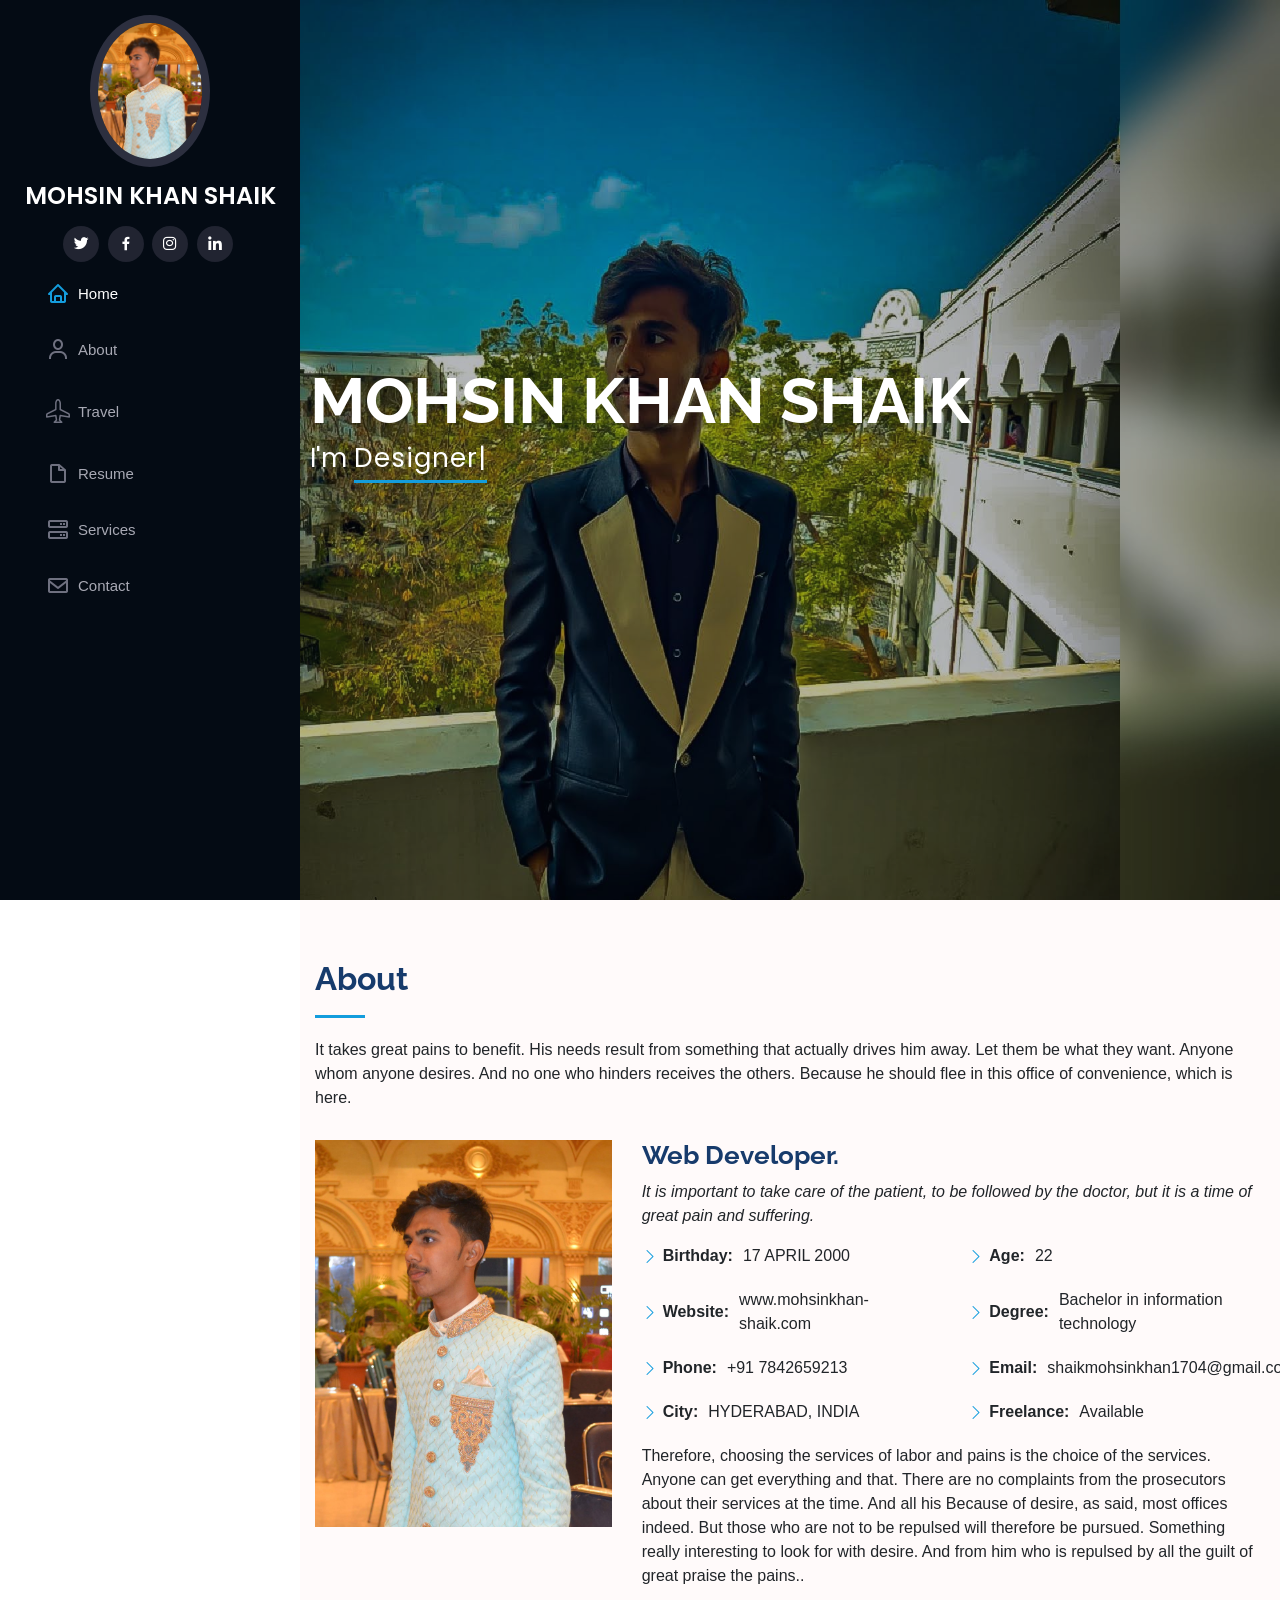
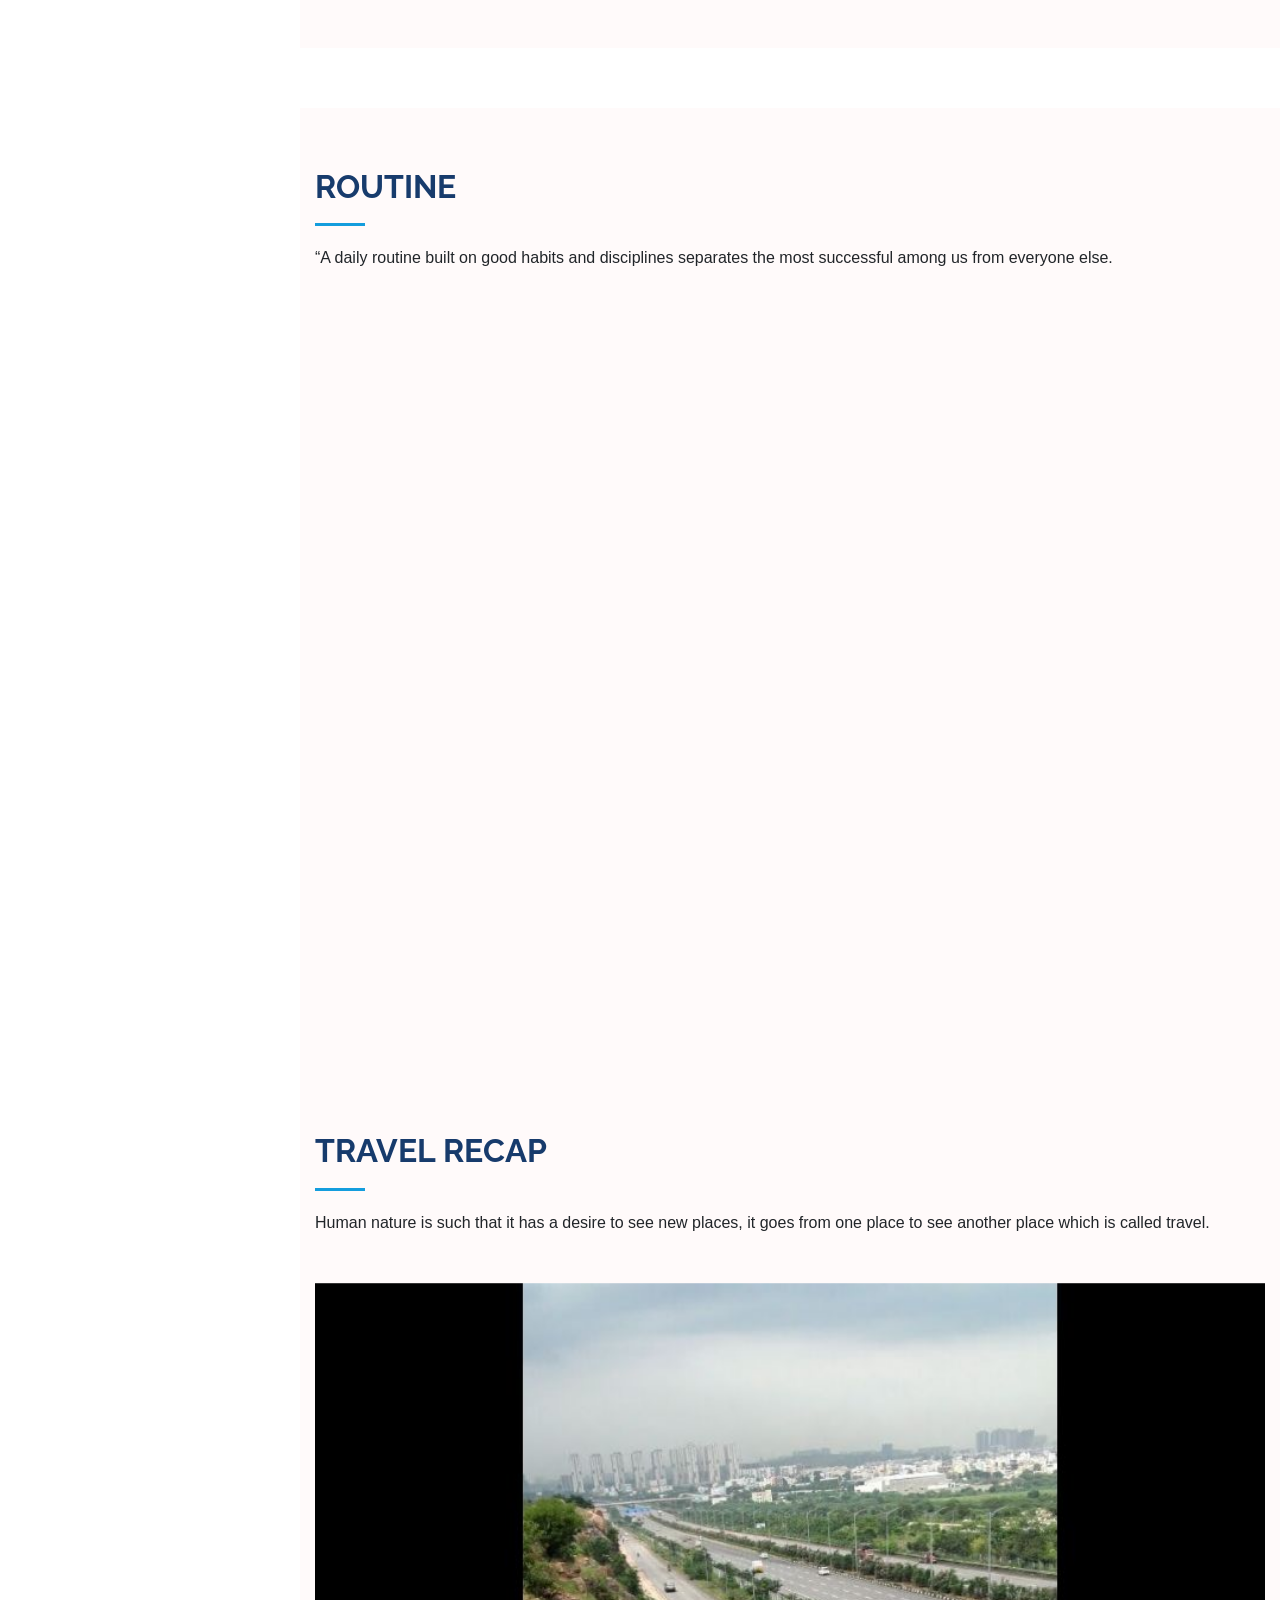
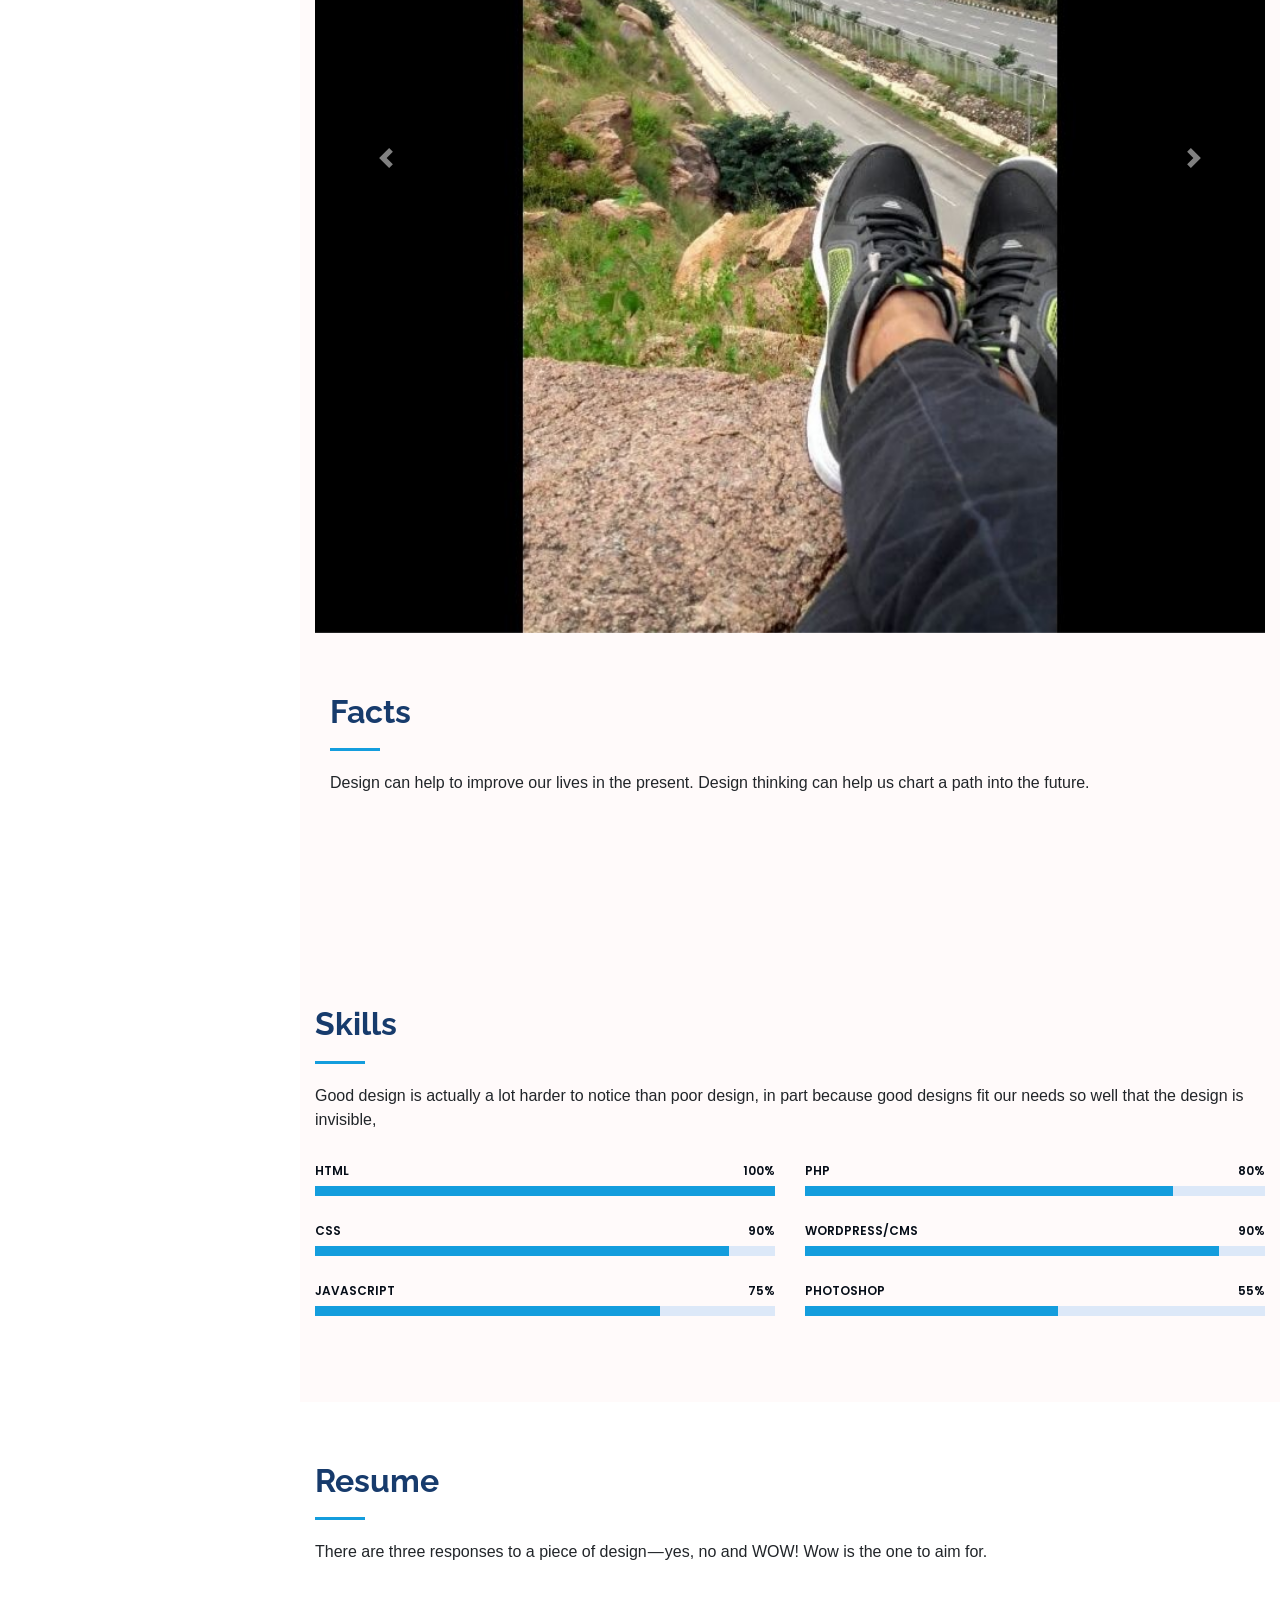
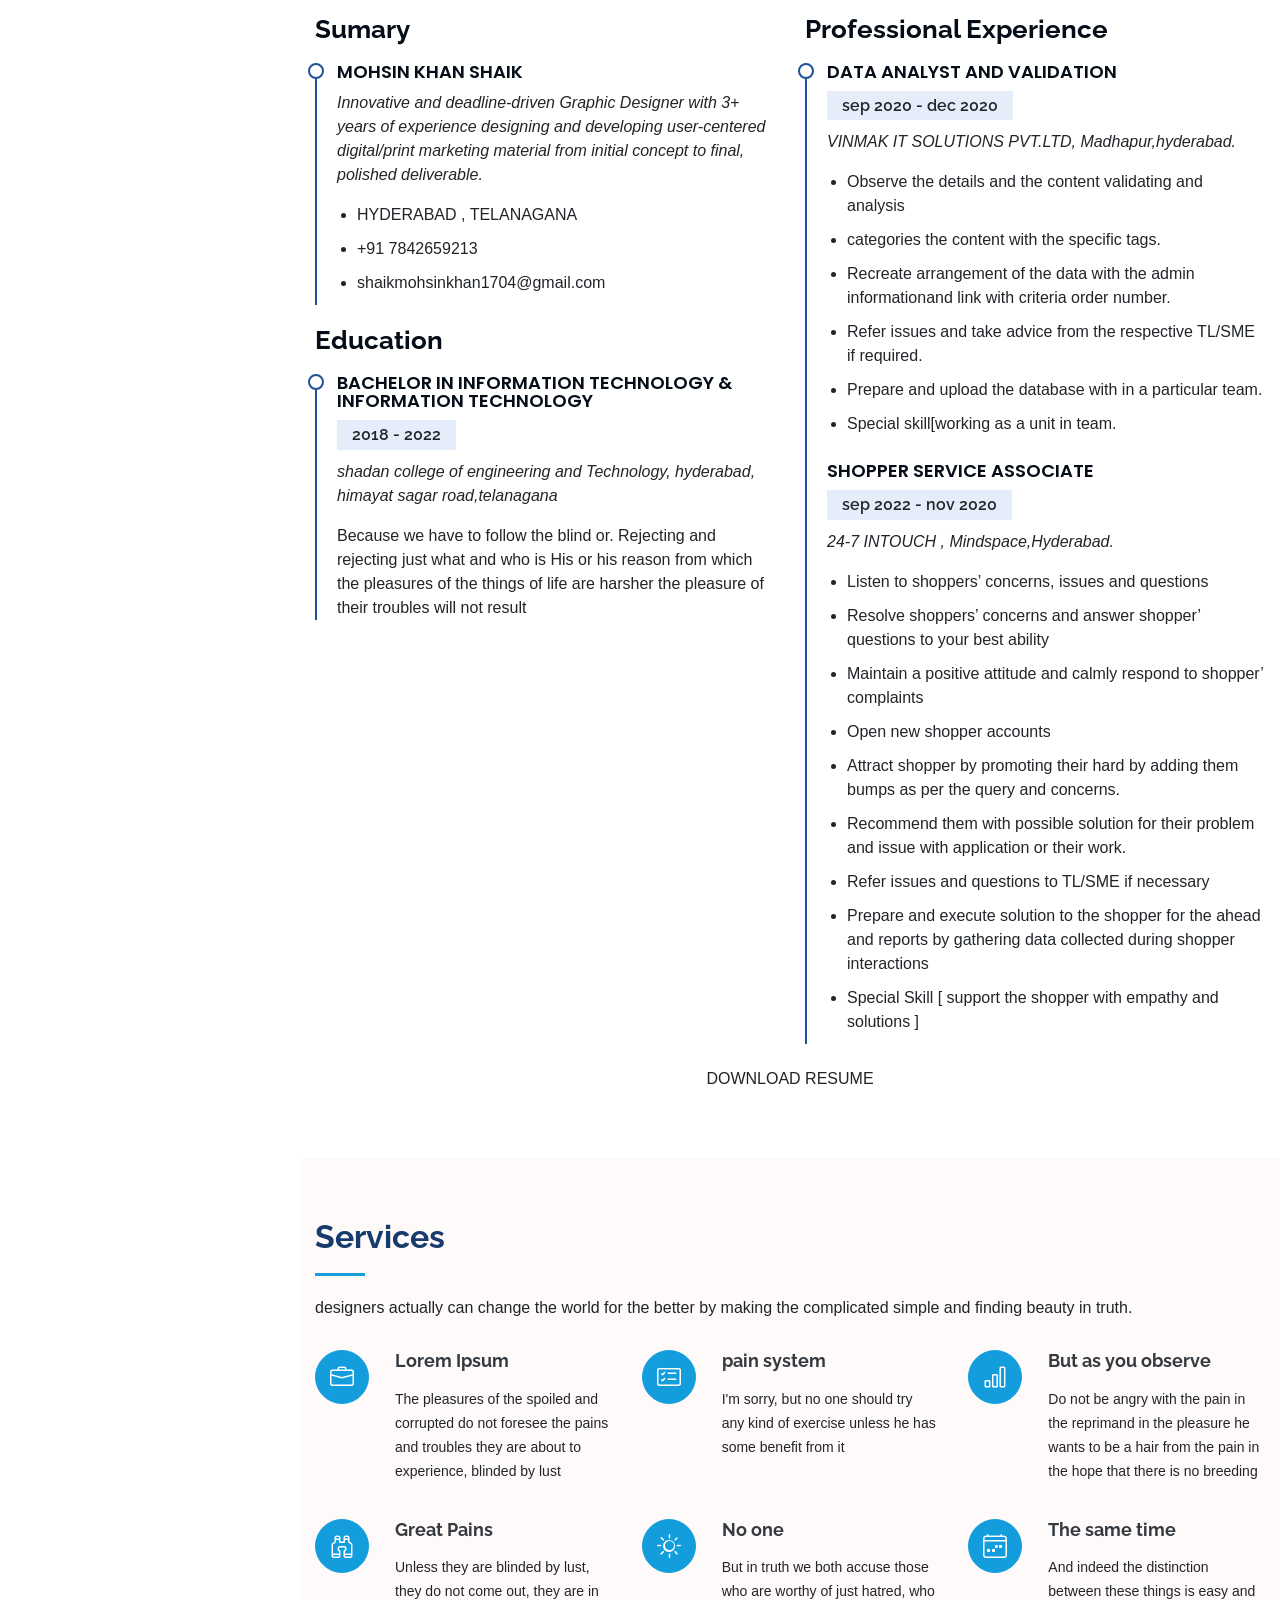
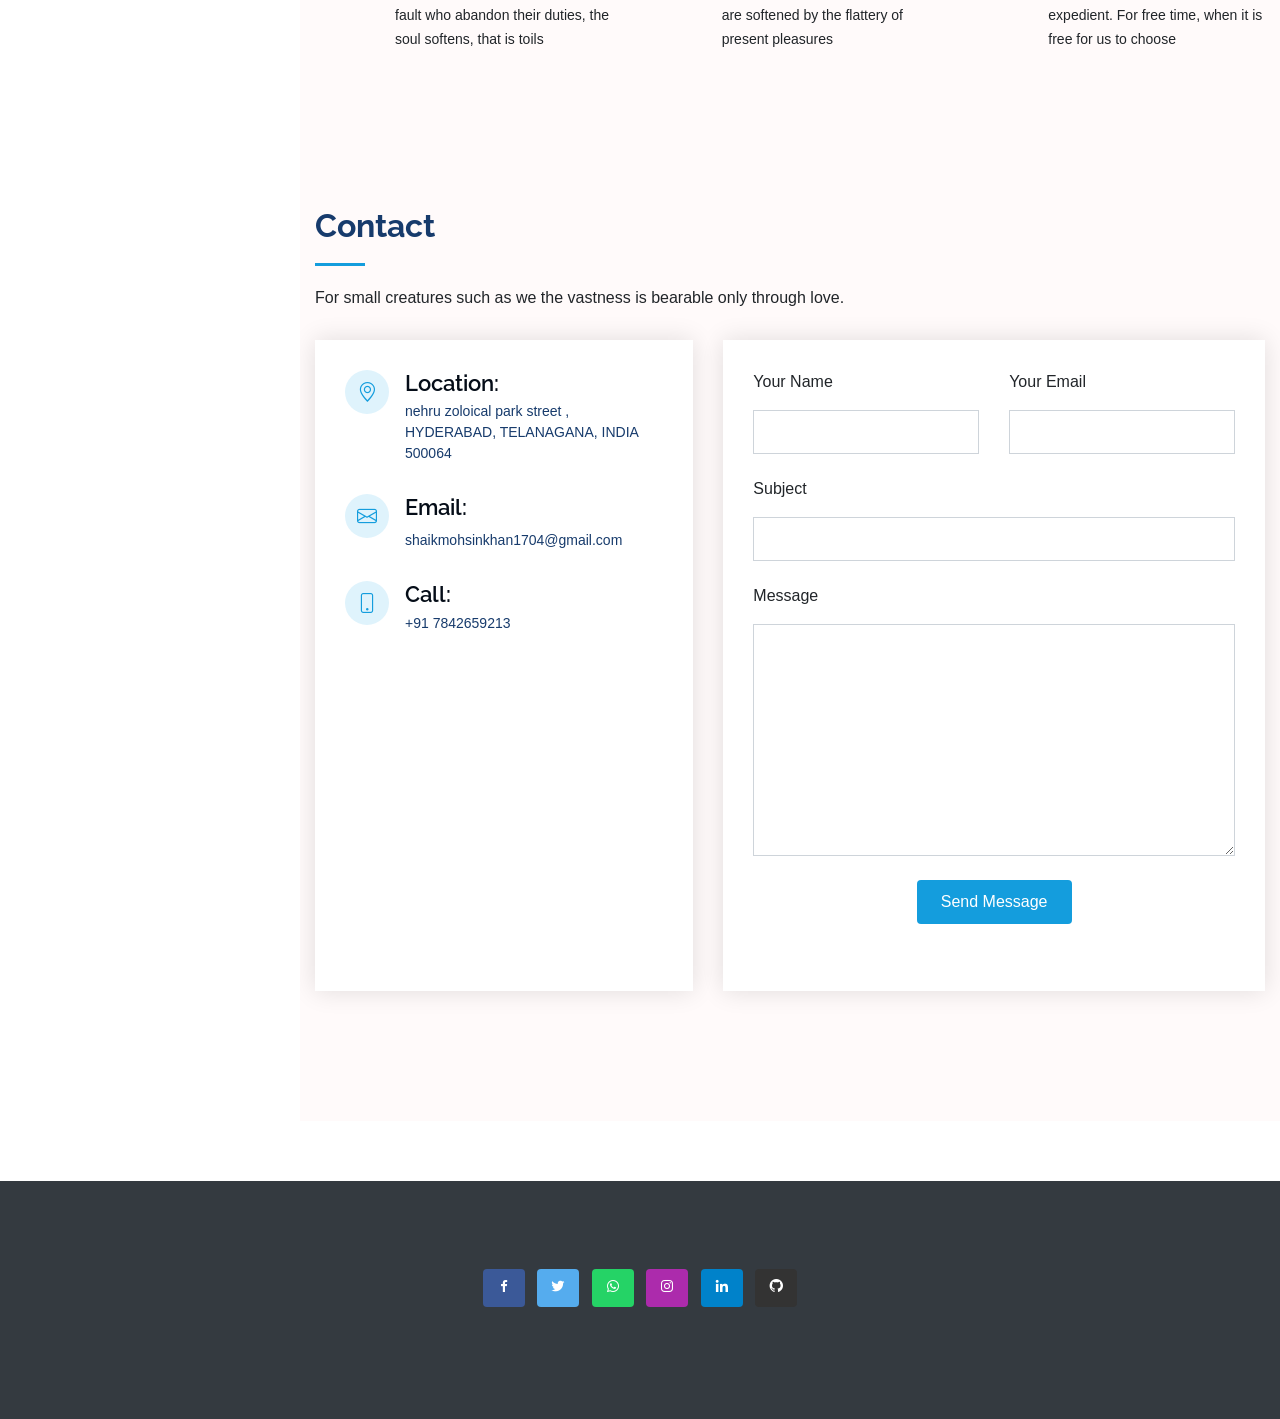
<file: index.html>
<!DOCTYPE html>
<html lang="en">

<head>
  <meta charset="utf-8">
  <meta content="width=device-width, initial-scale=1.0" name="viewport">

  <title>Mohsin Khan Shaik</title>
  <meta content="" name="description">
  <meta content="" name="keywords">
 

  <!-- Favicons -->
  <link href="assets/img/favicon.png" rel="icon">
  <link href="assets/img/apple-touch-icon.png" rel="apple-touch-icon">

  <!-- Google Fonts -->
  <link href="https://fonts.googleapis.com/css?family=Open+Sans:300,300i,400,400i,600,600i,700,700i|Raleway:300,300i,400,400i,500,500i,600,600i,700,700i|Poppins:300,300i,400,400i,500,500i,600,600i,700,700i" rel="stylesheet">

  <!-- Vendor CSS Files -->
  <link href="assets/vendor/aos/aos.css" rel="stylesheet">
  <link href="assets/vendor/bootstrap/css/bootstrap.min.css" rel="stylesheet">
  <link href="assets/vendor/bootstrap-icons/bootstrap-icons.css" rel="stylesheet">
  <link href="assets/vendor/boxicons/css/boxicons.min.css" rel="stylesheet">
  <link href="assets/vendor/glightbox/css/glightbox.min.css" rel="stylesheet">
  <link href="assets/vendor/swiper/swiper-bundle.min.css" rel="stylesheet">
  <link href="https://cdn.jsdelivr.net/npm/bootstrap@5.3.0-alpha1/dist/css/bootstrap.min.css" rel="stylesheet" integrity="sha384-GLhlTQ8iRABdZLl6O3oVMWSktQOp6b7In1Zl3/Jr59b6EGGoI1aFkw7cmDA6j6gD" crossorigin="anonymous">


  <!-- Template Main CSS File -->
  <link href="assets/css/style.css" rel="stylesheet">

  <link rel="stylesheet" href="https://stackpath.bootstrapcdn.com/bootstrap/4.3.1/css/bootstrap.min.css" integrity="sha384-ggOyR0iXCbMQv3Xipma34MD+dH/1fQ784/j6cY/iJTQUOhcWr7x9JvoRxT2MZw1T" crossorigin="anonymous">

<script src="https://cdn.jsdelivr.net/npm/bootstrap@5.3.0-alpha1/dist/js/bootstrap.bundle.min.js" integrity="sha384-w76AqPfDkMBDXo30jS1Sgez6pr3x5MlQ1ZAGC+nuZB+EYdgRZgiwxhTBTkF7CXvN" crossorigin="anonymous"></script>
</head>

<body oncontextmenu="return false;">

  <script src="https://code.jquery.com/jquery-3.3.1.slim.min.js" integrity="sha384-q8i/X+965DzO0rT7abK41JStQIAqVgRVzpbzo5smXKp4YfRvH+8abtTE1Pi6jizo" crossorigin="anonymous"></script>
  <script src="https://cdnjs.cloudflare.com/ajax/libs/popper.js/1.14.7/umd/popper.min.js" integrity="sha384-UO2eT0CpHqdSJQ6hJty5KVphtPhzWj9WO1clHTMGa3JDZwrnQq4sF86dIHNDz0W1" crossorigin="anonymous"></script>
  <script src="https://stackpath.bootstrapcdn.com/bootstrap/4.3.1/js/bootstrap.min.js" integrity="sha384-JjSmVgyd0p3pXB1rRibZUAYoIIy6OrQ6VrjIEaFf/nJGzIxFDsf4x0xIM+B07jRM" crossorigin="anonymous"></script>


  <!-- ======= Mobile nav toggle button ======= -->
  <i class="bi bi-list mobile-nav-toggle d-xl-none"></i>

  <!-- ======= Header ======= -->
  <header id="header">
    <div class="d-flex flex-column">

      <div class="profile">
        <img src="assets/img/profile-img.jpg" alt="" class="img-fluid rounded-circle">
        <h1 class="text-light"><a href="index.html">MOHSIN KHAN SHAIK</a></h1>
        <div class="social-links mt-3 text-center">
          <a href="https://twitter.com/MohsinKhanShai5" class="twitter"><i class="bx bxl-twitter"></i></a>
          <a href="https://www.facebook.com/profile.php?id=100086325826120" class="facebook"><i class="bx bxl-facebook"></i></a>
          <a href="https://www.instagram.com/mohsin_khan_shaik/" class="instagram"><i class="bx bxl-instagram"></i></a>
          <a href="https://www.linkedin.com/in/mohsin-khan-shaik-972817213/" class="linkedin"><i class="bx bxl-linkedin"></i></a>
        </div>
      </div>

      <nav id="navbar" class="nav-menu navbar">
        <ul>
          <li><a href="#hero" class="nav-link scrollto active"><i class="bx bx-home"></i> <span>Home</span></a></li>
          <li><a href="#about" class="nav-link scrollto"><i class="bx bx-user"></i> <span>About</span></a></li>
          <li><a href="#Travel" class="nav-link scrollto"><i class="bi bi-airplane"></i> <span>Travel</span></a></li>
          <li><a href="#resume" class="nav-link scrollto"><i class="bx bx-file-blank"></i> <span>Resume</span></a></li>
          <li><a href="#services" class="nav-link scrollto"><i class="bx bx-server"></i> <span>Services</span></a></li>
          <li><a href="#contact" class="nav-link scrollto"><i class="bx bx-envelope"></i> <span>Contact</span></a></li>
        </ul>
      </nav><!-- .nav-menu -->
    </div>
  </header><!-- End Header -->

  <!-- ======= Hero Section ======= -->
  <section id="hero" class="d-flex flex-column justify-content-center align-items-center">
    <div class="hero-container" data-aos="fade-in">
      <h1>MOHSIN KHAN SHAIK</h1>
      <p>I'm <span class="typed" data-typed-items="Designer, Developer, Freelancer, Photographer"></span></p>
    </div>
  </section><!-- End Hero -->

  <main id="main">

    <!-- ======= About Section ======= -->
    <section id="about" class="about">
      <div class="container">

        <div class="section-title">
          <h2>About</h2>
          <p>It takes great pains to benefit. His needs result from something that actually drives him away. Let them be what they want. Anyone whom anyone desires. And no one who hinders receives the others. Because he should flee in this office of convenience, which is here.</p>
        </div>

        <div class="row">
          <div class="col-lg-4" data-aos="fade-right">
            <img src="assets/img/profile-img.jpg" class="img-fluid" alt="">
          </div>
          <div class="col-lg-8 pt-4 pt-lg-0 content" data-aos="fade-left">
            <h3> Web Developer.</h3>
            <p class="fst-italic">
              It is important to take care of the patient, to be followed by the doctor, but it is a time of great pain and suffering.</p>
            <div class="row">
              <div class="col-lg-6">
                <ul>
                  <li><i class="bi bi-chevron-right"></i> <strong>Birthday:</strong> <span>17 APRIL 2000</span></li>
                  <li><i class="bi bi-chevron-right"></i> <strong>Website:</strong> <span>www.mohsinkhan-shaik.com</span></li>
                  <li><i class="bi bi-chevron-right"></i> <strong>Phone:</strong> <span>+91 7842659213</span></li>
                  <li><i class="bi bi-chevron-right"></i> <strong>City:</strong> <span>HYDERABAD, INDIA</span></li>
                </ul>
              </div>
              <div class="col-lg-6">
                <ul>
                  <li><i class="bi bi-chevron-right"></i> <strong>Age:</strong> <span>22</span></li>
                  <li><i class="bi bi-chevron-right"></i> <strong>Degree:</strong> <span>Bachelor in information technology</span></li>
                  <li><i class="bi bi-chevron-right"></i> <strong>Email:</strong> <span>shaikmohsinkhan1704@gmail.com.com</span></li>
                  <li><i class="bi bi-chevron-right"></i> <strong>Freelance:</strong> <span>Available</span></li>
                </ul>
              </div>
            </div>
            <p>
              Therefore, choosing the services of labor and pains is the choice of the services. Anyone can get everything and that. There are no complaints from the prosecutors about their services at the time. And all his Because of desire, as said, most offices indeed. But those who are not to be repulsed will therefore be pursued. Something really interesting to look for with desire. And from him who is repulsed by all the guilt of great praise the pains..
            </p>
          </div>
        </div>

      </div>
    </section><!-- End About Section -->
    
     <!-- Routine Section -->
    <section class="myvideo" >
      <section id="Travel" class="Travel;">
        <div class="container">
  
          <div class="section-title">
            <h2>ROUTINE</h2>
            <p>“A daily routine built on good habits and disciplines separates the most successful among us from everyone else.</p>
            <div style="padding:75% 0 0 0;position:relative;"><iframe src="https://player.vimeo.com/video/805950996?h=3a05d787d0&amp;badge=0&amp;autopause=0&amp;player_id=0&amp;app_id=58479" frameborder="0" allow="autoplay; fullscreen; picture-in-picture" allowfullscreen style="position:absolute;top:0;left:0;width:100%;height:100%;" title="lv_0_20230308122010.mp4"></iframe></div><script src="https://player.vimeo.com/api/player.js"></script>
    </section>
    <!-- End ROUTINE Section -->
          
    <!-- travel recap Section -->
    <section id="Travel" class="Travel;">
      <div class="container">

        <div class="section-title">
          <h2>TRAVEL RECAP</h2>
          <p>Human nature is such that it has a desire to see new places, it goes from one place to see another place which is called travel.</p><br><br>
       <!-- Gallery -->
       <div id="carouselExampleFade" class="carousel slide carousel-fade" data-bs-ride="carousel">
        <div class="carousel-inner">
          <div class="carousel-item active">
            <img src="Travel/01.jpg" class="d-block w-100" alt="01">
          </div>
          <div class="carousel-item">
            <img src="Travel/02.jpg" class="d-block w-100" alt="02">
          </div>
          <div class="carousel-item">
            <img src="Travel/03.jpg" class="d-block w-100" alt="03">
          </div>
          <div class="carousel-item">
            <img src="Travel/04.jpg" class="d-block w-100" alt="03">
          </div>
          <div class="carousel-item">
            <img src="Travel/05.jpg" class="d-block w-100" alt="03">
          </div>
          <div class="carousel-item">
            <img src="Travel/06.jpg" class="d-block w-100" alt="03">
          </div>
          <div class="carousel-item">
            <img src="Travel/07.jpg" class="d-block w-100" alt="03">
          </div>
          <div class="carousel-item">
            <img src="Travel/08.jpg" class="d-block w-100" alt="03">
          </div>
          <div class="carousel-item">
            <img src="Travel/09.jpg" class="d-block w-100" alt="03">
          </div>
          <div class="carousel-item">
            <img src="Travel/10.jpg" class="d-block w-100" alt="03">
          </div>
          <div class="carousel-item">
            <img src="Travel/11.jpg" class="d-block w-100" alt="03">
          </div>
          <div class="carousel-item">
            <img src="Travel/12.jpg" class="d-block w-100" alt="03">
          </div>
          <div class="carousel-item">
            <img src="Travel/13.jpg" class="d-block w-100" alt="03">
          </div>
          <div class="carousel-item">
            <img src="Travel/14.jpg" class="d-block w-100" alt="03">
          </div>
          <div class="carousel-item">
            <img src="Travel/15.jpg" class="d-block w-100" alt="03">
          </div>
          <div class="carousel-item">
            <img src="Travel/16.jpg" class="d-block w-100" alt="03">
          </div>
          <div class="carousel-item">
            <img src="Travel/17.jpg" class="d-block w-100" alt="03">
          </div>
          <div class="carousel-item">
            <img src="Travel/18.jpg" class="d-block w-100" alt="03">
          </div>
          <div class="carousel-item">
            <img src="Travel/19.jpg" class="d-block w-100" alt="03">
          </div>
          <div class="carousel-item">
            <img src="Travel/20.jpg" class="d-block w-100" alt="03">
          </div>
          <div class="carousel-item">
            <img src="Travel/21.jpg" class="d-block w-100" alt="03">
          </div>
          <div class="carousel-item">
            <img src="Travel/22.jpg" class="d-block w-100" alt="03">
          </div>
          <div class="carousel-item">
            <img src="Travel/23.jpg" class="d-block w-100" alt="03">
          </div>
          <div class="carousel-item">
            <img src="Travel/24.jpg" class="d-block w-100" alt="03">
          </div>
          <div class="carousel-item">
            <img src="Travel/25.jpg" class="d-block w-100" alt="03">
          </div>
          <div class="carousel-item">
            <img src="Travel/26.jpg" class="d-block w-100" alt="03">
          </div>
          <div class="carousel-item">
            <img src="Travel/27.jpg" class="d-block w-100" alt="03">
          </div>
          <div class="carousel-item">
            <img src="Travel/28.jpg" class="d-block w-100" alt="03">
          </div>
          <div class="carousel-item">
            <img src="Travel/29.jpg" class="d-block w-100" alt="03">
          </div>
          <div class="carousel-item">
            <img src="Travel/30.jpg" class="d-block w-100" alt="03">
          </div>
          <div class="carousel-item">
            <img src="Travel/31.jpg" class="d-block w-100" alt="03">
          </div>
          <div class="carousel-item">
            <img src="Travel/32.jpg" class="d-block w-100" alt="03">
          </div>
          <div class="carousel-item">
            <img src="Travel/33.jpg" class="d-block w-100" alt="03">
          </div>
          <div class="carousel-item">
            <img src="Travel/34.jpg" class="d-block w-100" alt="03">
          </div>
          <div class="carousel-item">
            <img src="Travel/35.jpg" class="d-block w-100" alt="03">
          </div>

        </div>
        <button class="carousel-control-prev" type="button" data-bs-target="#carouselExampleFade" data-bs-slide="prev">
          <span class="carousel-control-prev-icon" aria-hidden="true"></span>
          <span class="visually-hidden">Previous</span>
        </button>
        <button class="carousel-control-next" type="button" data-bs-target="#carouselExampleFade" data-bs-slide="next">
          <span class="carousel-control-next-icon" aria-hidden="true"></span>
          <span class="visually-hidden">Next</span>
        </button>
      </div>

    <!-- END travel recap Section -->

    <!-- ======= Facts Section ======= -->
    <section id="facts" class="facts">
      <div class="container">

        <div class="section-title">
          <h2>Facts</h2>
          <p>Design can help to improve our lives in the present. Design thinking can help us chart a path into the future.</p>
        </div>
        </div>

      </div>
    </section><!-- End Facts Section -->

    <!-- ======= Skills Section ======= -->
    <section id="skills" class="skills section-bg">
      <div class="container">

        <div class="section-title">
          <h2>Skills</h2>
          <p>Good design is actually a lot harder to notice than poor design, in part because good designs fit our needs so well that the design is invisible,</p>
        </div>

        <div class="row skills-content">

          <div class="col-lg-6" data-aos="fade-up">

            <div class="progress">
              <span class="skill">HTML <i class="val">100%</i></span>
              <div class="progress-bar-wrap">
                <div class="progress-bar" role="progressbar" aria-valuenow="100" aria-valuemin="0" aria-valuemax="100"></div>
              </div>
            </div>

            <div class="progress">
              <span class="skill">CSS <i class="val">90%</i></span>
              <div class="progress-bar-wrap">
                <div class="progress-bar" role="progressbar" aria-valuenow="90" aria-valuemin="0" aria-valuemax="100"></div>
              </div>
            </div>

            <div class="progress">
              <span class="skill">JavaScript <i class="val">75%</i></span>
              <div class="progress-bar-wrap">
                <div class="progress-bar" role="progressbar" aria-valuenow="75" aria-valuemin="0" aria-valuemax="100"></div>
              </div>
            </div>

          </div>

          <div class="col-lg-6" data-aos="fade-up" data-aos-delay="100">

            <div class="progress">
              <span class="skill">PHP <i class="val">80%</i></span>
              <div class="progress-bar-wrap">
                <div class="progress-bar" role="progressbar" aria-valuenow="80" aria-valuemin="0" aria-valuemax="100"></div>
              </div>
            </div>

            <div class="progress">
              <span class="skill">WordPress/CMS <i class="val">90%</i></span>
              <div class="progress-bar-wrap">
                <div class="progress-bar" role="progressbar" aria-valuenow="90" aria-valuemin="0" aria-valuemax="100"></div>
              </div>
            </div>

            <div class="progress">
              <span class="skill">Photoshop <i class="val">55%</i></span>
              <div class="progress-bar-wrap">
                <div class="progress-bar" role="progressbar" aria-valuenow="55" aria-valuemin="0" aria-valuemax="100"></div>
              </div>
            </div>

          </div>

        </div>

      </div>
    </section><!-- End Skills Section -->

    <!-- ======= Resume Section ======= -->
    <section id="resume" class="resume">
      <div class="container">

        <div class="section-title">
          <h2>Resume</h2>
          <p>There are three responses to a piece of design — yes, no and WOW! Wow is the one to aim for.</p>
        </div>

        <div class="row">
          <div class="col-lg-6" data-aos="fade-up">
            <h3 class="resume-title">Sumary</h3>
            <div class="resume-item pb-0">
              <h4>MOHSIN KHAN SHAIK</h4>
              <p><em>Innovative and deadline-driven Graphic Designer with 3+ years of experience designing and developing user-centered digital/print marketing material from initial concept to final, polished deliverable.</em></p>
              <ul>
                <li>HYDERABAD , TELANAGANA</li>
                <li>+91 7842659213</li>
                <li>shaikmohsinkhan1704@gmail.com</li>
              </ul>
            </div>

            <h3 class="resume-title">Education</h3>
            <div class="resume-item">
              <h4>Bachelor in information technology &amp; Information technology</h4>
              <h5>2018 - 2022</h5>
              <p><em>shadan  college of engineering and Technology, hyderabad, himayat sagar road,telanagana</em></p>
              <p>Because we have to follow the blind or. Rejecting and rejecting just what and who is His or his reason from which the pleasures of the things of life are harsher the pleasure of their troubles will not result </p>
            </div>
          </div>
          <div class="col-lg-6" data-aos="fade-up" data-aos-delay="100">
              <h3 class="resume-title">Professional Experience</h3>
              <div class="resume-item">
                <h4>data analyst and validation</h4>
                <h5>sep 2020 - dec 2020</h5>
                <p><em>VINMAK IT SOLUTIONS PVT.LTD, Madhapur,hyderabad. </em></p>
                <ul>
                  <li>Observe the details and the content validating and analysis</li>
                  <li>categories the content with the specific tags. </li>
                  <li>Recreate arrangement of the data with the admin informationand link with criteria order number.</li>
                  <li>Refer issues and take advice from the respective TL/SME if required.</li>
                  <li>Prepare and upload the database with in a particular team.</li>
                  <li>Special skill[working as a unit in team.</li>
                </ul>
                <h4>SHOPPER SERVICE ASSOCIATE</h4>
                <h5>sep 2022 - nov 2020</h5>
                <p><em>24-7 INTOUCH , Mindspace,Hyderabad. </em></p>
                <ul>
                  <li>Listen to shoppers’ concerns, issues and questions</li>
                  <li>Resolve shoppers’ concerns and answer shopper’ questions to your best ability </li>
                  <li>Maintain a positive attitude and calmly respond to shopper’ complaints</li>
                  <li>Open new shopper accounts</li>
                  <li>Attract shopper by promoting their hard by adding them bumps as per the query and concerns.</li>
                  <li>Recommend them with possible solution for their problem and issue with application or their work. </li>
                  <li>Refer issues and questions to TL/SME if necessary</li>
                  <li>Prepare and execute solution to the shopper for the ahead  and  reports by gathering data collected during shopper interactions</li>
                  <li>Special Skill [ support the shopper with empathy and  solutions ]</li>
                </ul>
                
              </div>
             
            </div>
          </div>
           <div class="col-lg-6" data-aos="fade-up" data-aos-delay="100">
           
          </div>
         </div>
           
            <div class="text-center m-top-50">
              <a class="btn" ; href="https://docs.google.com/document/d/1F6eykxq8OpB5TwRHQjJ0amN8xs1KZ1vo/edit?usp=drivesdk&ouid=102051632860820261379&rtpof=true&sd=true" title=""<i class="btn" download></i> DOWNLOAD RESUME</a>
          </div>

          </div>
        </div>

      </div>
    </section><!-- End Resume Section -->

  
    <!-- ======= Services Section ======= -->
    <section id="services" class="services">
      <div class="container">

        <div class="section-title">
          <h2>Services</h2>
          <p>designers actually can change the world for the better by making the complicated simple and finding beauty in truth.</p>
        </div>

        <div class="row">
          <div class="col-lg-4 col-md-6 icon-box" data-aos="fade-up">
            <div class="icon"><i class="bi bi-briefcase"></i></div>
            <h4 class="title"><a href="">Lorem Ipsum</a></h4>
            <p class="description">The pleasures of the spoiled and corrupted do not foresee the pains and troubles they are about to experience, blinded by lust</p>
          </div>
          <div class="col-lg-4 col-md-6 icon-box" data-aos="fade-up" data-aos-delay="100">
            <div class="icon"><i class="bi bi-card-checklist"></i></div>
            <h4 class="title"><a href="">pain system</a></h4>
            <p class="description">I'm sorry, but no one should try any kind of exercise unless he has some benefit from it

            </p>
          </div>
          <div class="col-lg-4 col-md-6 icon-box" data-aos="fade-up" data-aos-delay="200">
            <div class="icon"><i class="bi bi-bar-chart"></i></div>
            <h4 class="title"><a href="">But as you observe</a></h4>
            <p class="description">Do not be angry with the pain in the reprimand in the pleasure he wants to be a hair from the pain in the hope that there is no breeding

            </p>
          </div>
          <div class="col-lg-4 col-md-6 icon-box" data-aos="fade-up" data-aos-delay="300">
            <div class="icon"><i class="bi bi-binoculars"></i></div>
            <h4 class="title"><a href="">Great Pains</a></h4>
            <p class="description">Unless they are blinded by lust, they do not come out, they are in fault who abandon their duties, the soul softens, that is toils</p>
          </div>
          <div class="col-lg-4 col-md-6 icon-box" data-aos="fade-up" data-aos-delay="400">
            <div class="icon"><i class="bi bi-brightness-high"></i></div>
            <h4 class="title"><a href="">No one</a></h4>
            <p class="description">But in truth we both accuse those who are worthy of just hatred, who are softened by the flattery of present pleasures</p>
          </div>
          <div class="col-lg-4 col-md-6 icon-box" data-aos="fade-up" data-aos-delay="500">
            <div class="icon"><i class="bi bi-calendar4-week"></i></div>
            <h4 class="title"><a href="">The same time</a></h4>
            <p class="description">And indeed the distinction between these things is easy and expedient. For free time, when it is free for us to choose

            </p>
          </div>
        </div>

      </div>
    </section><!-- End Services Section -->

   

    <!-- ======= Contact Section ======= -->
    <section id="contact" class="contact">
      <div class="container">

        <div class="section-title">
          <h2>Contact</h2>
          <p>For small creatures such as we the vastness is bearable only through love.</p>
        </div>

        <div class="row" data-aos="fade-in">

          <div class="col-lg-5 d-flex align-items-stretch">
            <div class="info">
              <div class="address">
                <i class="bi bi-geo-alt"></i>
                <h4>Location:</h4>
                <p>nehru zoloical park street , HYDERABAD, TELANAGANA, INDIA 500064</p>
              </div>

              <div class="email">
                <i class="bi bi-envelope"></i>
                <h4>Email:</h4>
                <p>shaikmohsinkhan1704@gmail.com</p>
              </div>

              <div class="phone">
                <i class="bi bi-phone"></i>
                <h4>Call:</h4>
                <p>+91 7842659213</p>
              </div>

              <iframe src="https://www.google.com/maps/embed?pb=!1m17!1m12!1m3!1d15768.06330257774!2d78.44227985932248!3d17.343533383900624!2m3!1f0!2f0!3f0!3m2!1i1024!2i768!4f13.1!3m2!1m1!2s!5e0!3m2!1sen!2sin!4v1677321118745!5m2!1sen!2sin" frameborder="0" style="border:0; width: 100%; height: 290px;" allowfullscreen></iframe>
            </div>

          </div>

          <div class="col-lg-7 mt-5 mt-lg-0 d-flex align-items-stretch">
            <form action="https://formspree.io/f/xbjeyvnj" method="POST" role="form" class="php-email-form">
              <div class="row">
                <div class="form-group col-md-6">
                  <label for="name">Your Name</label>
                  <input type="text" name="name" class="form-control" id="name" required>
                </div>
                <div class="form-group col-md-6">
                  <label for="name">Your Email</label>
                  <input type="email" class="form-control" name="email" id="email" required>
                </div>
              </div>
              <div class="form-group">
                <label for="name">Subject</label>
                <input type="text" class="form-control" name="subject" id="subject" required>
              </div>
              <div class="form-group">
                <label for="name">Message</label>
                <textarea class="form-control" name="message" rows="10" required></textarea>
              </div>
              <div class="my-3">
                <div class="loading">Loading</div>
                <div class="error-message"></div>
                <div class="sent-message">Your message has been sent. Thank you!</div>
              </div>
              <div class="text-center"><button href="https://formsubmit.co/el/yuxoge" type="submit">Send Message</button></div>
            </form>
          </div>

        </div>

      </div>
    </section><!-- End Contact Section -->

  </main><!-- End #main -->
  <!-- footer -->
  <footer class="bg-dark text-center text-white">
    <!-- Grid container -->
    <div class="container p-4 pb-0">
      <!-- Section: Social media -->
      <section class="mb-4">
        <!-- Facebook -->
        <a
          class="btn text-white btn-floating m-1"
          style="background-color: #3b5998;"
          href="https://www.facebook.com/profile.php?id=100086325826120"
          role="button"
          ><i class="bx bxl-facebook"></i
        ></a>
  
        <!-- Twitter -->
        <a
          class="btn text-white btn-floating m-1"
          style="background-color: #55acee;"
          href="https://twitter.com/MohsinKhanShai5"
          role="button"
          ><i class="bx bxl-twitter"></i
        ></a>
  
        <!-- Google -->
        <a
          class="btn text-white btn-floating m-1"
          style="background-color: #25D366;"
          href="https://wa.me/qr/TT2UDC2YLPO2J1"
          role="button"
          ><i class="bx bxl-whatsapp"></i
        ></a>
  
        <!-- Instagram -->
        <a
          class="btn text-white btn-floating m-1"
          style="background-color: #ac2bac;"
          href="https://www.instagram.com/mohsin_khan_shaik/"
          role="button"
          ><i class="bx bxl-instagram"></i
        ></a>
  
        <!-- Linkedin -->
        <a
          class="btn text-white btn-floating m-1"
          style="background-color: #0082ca;"
          href="https://www.linkedin.com/in/mohsin-khan-shaik-972817213/"
          role="button"
          ><i class="bx bxl-linkedin"></i
        ></a>
        <!-- Github -->
        <a
          class="btn text-white btn-floating m-1"
          style="background-color: #333333;"
          href="https://github.com/mohsinkhanshaik"
          role="button"
          ><i class="bx bxl-github"></i
        ></a>
      </section>
      <!-- Section: Social media -->
    </div>
    <!-- Grid container -->
  
   
  </footer>

  

  <a href="#" class="back-to-top d-flex align-items-center justify-content-center"><i class="bi bi-arrow-up-short"></i></a>

  <!-- Vendor JS Files -->
  <script src="assets/vendor/purecounter/purecounter_vanilla.js"></script>
  <script src="assets/vendor/aos/aos.js"></script>
  <script src="assets/vendor/bootstrap/js/bootstrap.bundle.min.js"></script>
  <script src="assets/vendor/glightbox/js/glightbox.min.js"></script>
  <script src="assets/vendor/isotope-layout/isotope.pkgd.min.js"></script>
  <script src="assets/vendor/swiper/swiper-bundle.min.js"></script>
  <script src="assets/vendor/typed.js/typed.min.js"></script>
  <script src="assets/vendor/waypoints/noframework.waypoints.js"></script>
  <script src="assets/vendor/php-email-form/validate.js"></script>


  <!-- Template Main JS File -->
  <script src="assets/js/main.js"></script>
  <script language="text/javascript">
  document.onmousedown=disableclick;status="Right Click Disabled";function disableclick(event){ if(event.button==2) { alert(status); return false; }}
  </script>
</body>

</html>
</file>
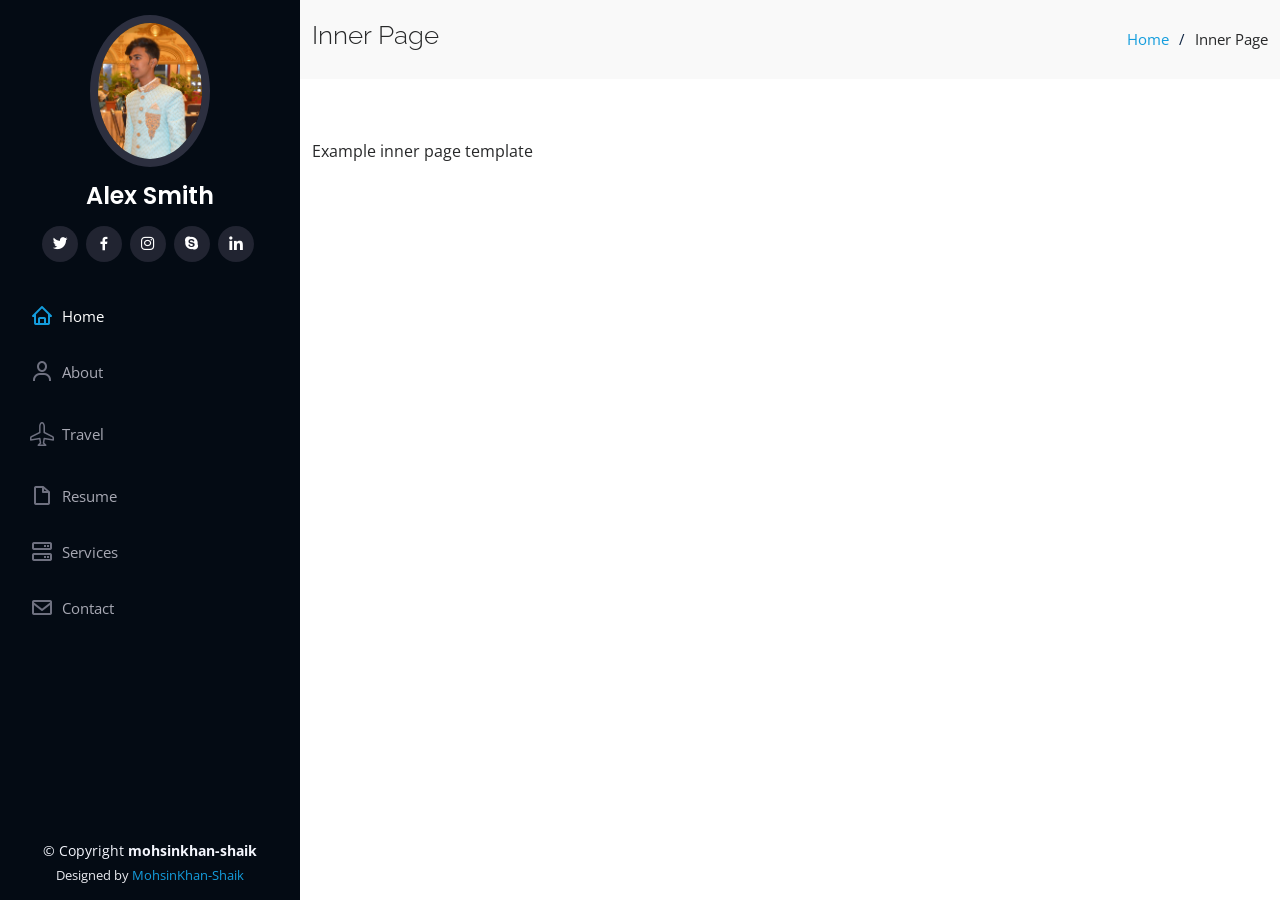
<file: inner-page.html>
<!DOCTYPE html>
<html lang="en">

<head>
  <meta charset="utf-8">
  <meta content="width=device-width, initial-scale=1.0" name="viewport">

  <title>Inner Page - iPortfolio Bootstrap Template</title>
  <meta content="" name="description">
  <meta content="" name="keywords">

  <!-- Favicons -->
  <link href="assets/img/favicon.png" rel="icon">
  <link href="assets/img/apple-touch-icon.png" rel="apple-touch-icon">

  <!-- Google Fonts -->
  <link href="https://fonts.googleapis.com/css?family=Open+Sans:300,300i,400,400i,600,600i,700,700i|Raleway:300,300i,400,400i,500,500i,600,600i,700,700i|Poppins:300,300i,400,400i,500,500i,600,600i,700,700i" rel="stylesheet">

  <!-- Vendor CSS Files -->
  <link href="assets/vendor/aos/aos.css" rel="stylesheet">
  <link href="assets/vendor/bootstrap/css/bootstrap.min.css" rel="stylesheet">
  <link href="assets/vendor/bootstrap-icons/bootstrap-icons.css" rel="stylesheet">
  <link href="assets/vendor/boxicons/css/boxicons.min.css" rel="stylesheet">
  <link href="assets/vendor/glightbox/css/glightbox.min.css" rel="stylesheet">
  <link href="assets/vendor/swiper/swiper-bundle.min.css" rel="stylesheet">

  <!-- Template Main CSS File -->
  <link href="assets/css/style.css" rel="stylesheet">


</head>

<body>

  <!-- ======= Mobile nav toggle button ======= -->
  <i class="bi bi-list mobile-nav-toggle d-xl-none"></i>

  <!-- ======= Header ======= -->
  <header id="header">
    <div class="d-flex flex-column">

      <div class="profile">
        <img src="assets/img/profile-img.jpg" alt="" class="img-fluid rounded-circle">
        <h1 class="text-light"><a href="index.html">Alex Smith</a></h1>
        <div class="social-links mt-3 text-center">
          <a href="#" class="twitter"><i class="bx bxl-twitter"></i></a>
          <a href="#" class="facebook"><i class="bx bxl-facebook"></i></a>
          <a href="#" class="instagram"><i class="bx bxl-instagram"></i></a>
          <a href="#" class="google-plus"><i class="bx bxl-skype"></i></a>
          <a href="#" class="linkedin"><i class="bx bxl-linkedin"></i></a>
        </div>
      </div>

      <nav id="navbar" class="nav-menu navbar">
        <ul>
          <li><a href="#hero" class="nav-link scrollto active"><i class="bx bx-home"></i> <span>Home</span></a></li>
          <li><a href="#about" class="nav-link scrollto"><i class="bx bx-user"></i> <span>About</span></a></li>
          <li><a href="#Travel" class="nav-link scrollto"><i class="bi bi-airplane"></i> <span>Travel</span></a></li>
          <li><a href="#resume" class="nav-link scrollto"><i class="bx bx-file-blank"></i> <span>Resume</span></a></li>
          <li><a href="#services" class="nav-link scrollto"><i class="bx bx-server"></i> <span>Services</span></a></li>
          <li><a href="#contact" class="nav-link scrollto"><i class="bx bx-envelope"></i> <span>Contact</span></a></li>
        </ul>
      </nav><!-- .nav-menu -->
    </div>
  </header><!-- End Header -->

  <main id="main">

    <!-- ======= Breadcrumbs ======= -->
    <section class="breadcrumbs">
      <div class="container">

        <div class="d-flex justify-content-between align-items-center">
          <h2>Inner Page</h2>
          <ol>
            <li><a href="index.html">Home</a></li>
            <li>Inner Page</li>
          </ol>
        </div>

      </div>
    </section><!-- End Breadcrumbs -->

    <section class="inner-page">
      <div class="container">
        <p>
          Example inner page template
        </p>
      </div>
    </section>

  </main><!-- End #main -->

  <!-- ======= Footer ======= -->
  <footer id="footer">
    <div class="container">
      <div class="copyright">
        &copy; Copyright <strong><span>mohsinkhan-shaik</span></strong>
      </div>
      <div class="credits">
      
        Designed by <a href="https://www.mohsinkhan-shaik.com/">MohsinKhan-Shaik</a>
      </div>
    </div>
  </footer><!-- End  Footer -->

  <a href="#" class="back-to-top d-flex align-items-center justify-content-center"><i class="bi bi-arrow-up-short"></i></a>

  <!-- Vendor JS Files -->
  <script src="assets/vendor/purecounter/purecounter_vanilla.js"></script>
  <script src="assets/vendor/aos/aos.js"></script>
  <script src="assets/vendor/bootstrap/js/bootstrap.bundle.min.js"></script>
  <script src="assets/vendor/glightbox/js/glightbox.min.js"></script>
  <script src="assets/vendor/isotope-layout/isotope.pkgd.min.js"></script>
  <script src="assets/vendor/swiper/swiper-bundle.min.js"></script>
  <script src="assets/vendor/typed.js/typed.min.js"></script>
  <script src="assets/vendor/waypoints/noframework.waypoints.js"></script>
  <script src="assets/vendor/php-email-form/validate.js"></script>

  <!-- Template Main JS File -->
  <script src="assets/js/main.js"></script>

</body>

</html>
</file>
<file: assets/css/style.css>
/**
* Template Name: iPortfolio - v3.10.0
* Template URL: https://bootstrapmade.com/iportfolio-bootstrap-portfolio-websites-template/
* Author: BootstrapMade.com
* License: https://bootstrapmade.com/license/
*/

/*--------------------------------------------------------------
# General
--------------------------------------------------------------*/
body {
  font-family: "Open Sans", sans-serif;
  color: #272829;
}

a {
  color: #149ddd;
  text-decoration: none;
}

a:hover {
  color: #37b3ed;
  text-decoration: none;
}

h1,
h2,
h3,
h4,
h5,
h6 {
  font-family: "Raleway", sans-serif;
}

/*--------------------------------------------------------------
# Back to top button
--------------------------------------------------------------*/
.back-to-top {
  position: fixed;
  visibility: hidden;
  opacity: 0;
  right: 15px;
  bottom: 15px;
  z-index: 996;
  background: #149ddd;
  width: 40px;
  height: 40px;
  border-radius: 50px;
  transition: all 0.4s;
}

.back-to-top i {
  font-size: 28px;
  color: #fff;
  line-height: 0;
}

.back-to-top:hover {
  background: #2eafec;
  color: #fff;
}

.back-to-top.active {
  visibility: visible;
  opacity: 1;
}

/*--------------------------------------------------------------
# Header
--------------------------------------------------------------*/
#header {
  position: fixed;
  top: 0;
  left: 0;
  bottom: 0;
  width: 300px;
  transition: all ease-in-out 0.5s;
  z-index: 9997;
  transition: all 0.5s;
  padding: 0 15px;
  background: #040b14;
  overflow-y: auto;
}

#header .profile img {
  margin: 15px auto;
  display: block;
  width: 120px;
  border: 8px solid #2c2f3f;
}

#header .profile h1 {
  font-size: 24px;
  margin: 0;
  padding: 0;
  font-weight: 600;
  -moz-text-align-last: center;
  text-align-last: center;
  font-family: "Poppins", sans-serif;
}

#header .profile h1 a,
#header .profile h1 a:hover {
  color: #fff;
  text-decoration: none;
}

#header .profile .social-links a {
  font-size: 18px;
  display: inline-block;
  background: #212431;
  color: #fff;
  line-height: 1;
  padding: 8px 0;
  margin-right: 4px;
  border-radius: 50%;
  text-align: center;
  width: 36px;
  height: 36px;
  transition: 0.3s;
}

#header .profile .social-links a:hover {
  background: #149ddd;
  color: #fff;
  text-decoration: none;
}

#main {
  margin-left: 300px;
}

@media (max-width: 1199px) {
  #header {
    left: -300px;
  }

  #main {
    margin-left: 0;
  }
}

/*--------------------------------------------------------------
# Navigation Menu
--------------------------------------------------------------*/
/* Desktop Navigation */
.nav-menu {
  padding: 30px 0 0 0;
}

.nav-menu * {
  margin: 0;
  padding: 0;
  list-style: none;
}

.nav-menu>ul>li {
  position: relative;
  white-space: nowrap;
}

.nav-menu a,
.nav-menu a:focus {
  display: flex;
  align-items: center;
  color: #a8a9b4;
  padding: 12px 15px;
  margin-bottom: 8px;
  transition: 0.3s;
  font-size: 15px;
}

.nav-menu a i,
.nav-menu a:focus i {
  font-size: 24px;
  padding-right: 8px;
  color: #6f7180;
}

.nav-menu a:hover,
.nav-menu .active,
.nav-menu .active:focus,
.nav-menu li:hover>a {
  text-decoration: none;
  color: #fff;
}

.nav-menu a:hover i,
.nav-menu .active i,
.nav-menu .active:focus i,
.nav-menu li:hover>a i {
  color: #149ddd;
}

/* Mobile Navigation */
.mobile-nav-toggle {
  position: fixed;
  right: 15px;
  top: 15px;
  z-index: 9998;
  border: 0;
  font-size: 24px;
  transition: all 0.4s;
  outline: none !important;
  background-color: #149ddd;
  color: #fff;
  width: 40px;
  height: 40px;
  display: inline-flex;
  align-items: center;
  justify-content: center;
  line-height: 0;
  border-radius: 50px;
  cursor: pointer;
}

.mobile-nav-active {
  overflow: hidden;
}

.mobile-nav-active #header {
  left: 0;
}

/*--------------------------------------------------------------
# Hero Section
--------------------------------------------------------------*/
#hero {
  width: 100%;
  height: 100vh;
  background: url("../img/hero-bg.jpg") top center;
  background-size: cover;
}



#hero:before {
  content: "";
  background: rgba(5, 13, 24, 0.3);
  position: absolute;
  bottom: 0;
  top: 0;
  left: 0;
  right: 0;
  z-index: 1;
}

#hero .hero-container {
  position: relative;
  z-index: 2;
  min-width: 300px;
}

#hero h1 {
  margin: 0 0 10px 0;
  font-size: 64px;
  font-weight: 700;
  line-height: 56px;
  color: #fff;
}

#hero p {
  color: #fff;
  margin-bottom: 50px;
  font-size: 26px;
  font-family: "Poppins", sans-serif;
}

#hero p span {
  color: #fff;
  padding-bottom: 4px;
  letter-spacing: 1px;
  border-bottom: 3px solid #149ddd;
}

@media (min-width: 1024px) {
  #hero {
    background-attachment: fixed;
  }

}

@media (max-width: 768px) {
  #hero h1 {
    font-size: 28px;
    line-height: 36px;
  }

  

  #hero h2 {
    font-size: 18px;
    line-height: 24px;
    margin-bottom: 30px;
  }
}

/*--------------------------------------------------------------
# Sections General
--------------------------------------------------------------*/
section {
  padding: 60px 0;
  overflow: hidden;
}

.section-bg {
  background: #f5f8fd;
}

.section-title {
  padding-bottom: 30px;
}

.section-title h2 {
  font-size: 32px;
  font-weight: bold;
  margin-bottom: 20px;
  padding-bottom: 20px;
  position: relative;
  color: #173b6c;
}

.section-title h2::after {
  content: "";
  position: absolute;
  display: block;
  width: 50px;
  height: 3px;
  background: #149ddd;
  bottom: 0;
  left: 0;
}

.section-title p {
  margin-bottom: 0;
}

/*--------------------------------------------------------------
# About
--------------------------------------------------------------*/
#about{
  background-color:   snow ;
}
.about .content h3 {
  font-weight: 700;
  font-size: 26px;
  color: #173b6c;
}

.about .content ul {
  list-style: none;
  padding: 0;
}

.about .content ul li {
  margin-bottom: 20px;
  display: flex;
  align-items: center;
}

.about .content ul strong {
  margin-right: 10px;
}

.about .content ul i {
  font-size: 16px;
  margin-right: 5px;
  color: #149ddd;
  line-height: 0;
}

.about .content p:last-child {
  margin-bottom: 0;
}
/*--------------------------------------------------------------
# Travel
--------------------------------------------------------------*/

#Travel{
  background: snow;
}

  #gal{
    background:lightseagreen;
  }



@media (min-width: 1024px) {
  #hero {
    background-attachment: fixed;
  }
  #Travel{
    background-attachment: fixed;
  }
}

@media (max-width: 768px) {
  #hero h1 {
    font-size: 28px;
    line-height: 36px;
  }
}


/*--------------------------------------------------------------
# Facts
--------------------------------------------------------------*/
.facts {
  background-color: snow;
  padding-bottom: 30px;
}

.facts .count-box {
  padding: 30px;
  width: 100%;
}

.facts .count-box i {
  display: block;
  font-size: 44px;
  color: #149ddd;
  float: left;
  line-height: 0;
}

.facts .count-box span {
  font-size: 48px;
  line-height: 40px;
  display: block;
  font-weight: 700;
  color: #050d18;
  margin-left: 60px;
}

.facts .count-box p {
  padding: 15px 0 0 0;
  margin: 0 0 0 60px;
  font-family: "Raleway", sans-serif;
  font-size: 14px;
  color: #122f57;
}

.facts .count-box a {
  font-weight: 600;
  display: block;
  margin-top: 20px;
  color: #122f57;
  font-size: 15px;
  font-family: "Poppins", sans-serif;
  transition: ease-in-out 0.3s;
}

.facts .count-box a:hover {
  color: #1f5297;
}

/*--------------------------------------------------------------
# skills
--------------------------------------------------------------*/
.skills{
  background-color: snow;
}
.skills .progress {
  height: 60px;
  display: block;
  background: none;
  border-radius: 0;
}

.skills .progress .skill {
  padding: 0;
  margin: 0 0 6px 0;
  text-transform: uppercase;
  display: block;
  font-weight: 600;
  font-family: "Poppins", sans-serif;
  color: #050d18;
}

.skills .progress .skill .val {
  float: right;
  font-style: normal;
}

.skills .progress-bar-wrap {
  background: #dce8f8;
  height: 10px;
}

.skills .progress-bar {
  width: 1px;
  height: 10px;
  transition: 0.9s;
  background-color: #149ddd;
}

/*--------------------------------------------------------------
# Resume
--------------------------------------------------------------*/
.resume .resume-title {
  font-size: 26px;
  font-weight: 700;
  margin-top: 20px;
  margin-bottom: 20px;
  color: #050d18;
}

.resume .resume-item {
  padding: 0 0 20px 20px;
  margin-top: -2px;
  border-left: 2px solid #1f5297;
  position: relative;
}

.resume .resume-item h4 {
  line-height: 18px;
  font-size: 18px;
  font-weight: 600;
  text-transform: uppercase;
  font-family: "Poppins", sans-serif;
  color: #050d18;
  margin-bottom: 10px;
}

.resume .resume-item h5 {
  font-size: 16px;
  background: #e4edf9;
  padding: 5px 15px;
  display: inline-block;
  font-weight: 600;
  margin-bottom: 10px;
}

.resume .resume-item ul {
  padding-left: 20px;
}

.resume .resume-item ul li {
  padding-bottom: 10px;
}

.resume .resume-item:last-child {
  padding-bottom: 0;
}

.resume .resume-item::before {
  content: "";
  position: absolute;
  width: 16px;
  height: 16px;
  border-radius: 50px;
  left: -9px;
  top: 0;
  background: #fff;
  border: 2px solid #1f5297;
}
.btn {
  background-color: darkred; /* Green */
  border: none;
  color: snow;
  padding: 15px 32px;
  text-align: center;
  text-decoration: none;
  display: inline-block;
  font-size: 16px;
}
.btn:hover{
  background-color: lightcoral;
}


/*--------------------------------------------------------------
# Services
--------------------------------------------------------------*/
.services{
  background-color:  snow ;
}
.services .icon-box {
  margin-bottom: 20px;
}

.services .icon {
  float: left;
  display: flex;
  align-items: center;
  justify-content: center;
  width: 54px;
  height: 54px;
  background: #149ddd;
  border-radius: 50%;
  transition: 0.5s;
  border: 1px solid #149ddd;
}

.services .icon i {
  color: #fff;
  font-size: 24px;
  line-height: 0;
}

.services .icon-box:hover .icon {
  background: #fff;
}

.services .icon-box:hover .icon i {
  color: #149ddd;
}

.services .title {
  margin-left: 80px;
  font-weight: 700;
  margin-bottom: 15px;
  font-size: 18px;
}

.services .title a {
  color: #343a40;
}

.services .title a:hover {
  color: #149ddd;
}

.services .description {
  margin-left: 80px;
  line-height: 24px;
  font-size: 14px;
}

/*--------------------------------------------------------------
# Contact
--------------------------------------------------------------*/
#contact{
  background: snow;
}
.contact {
  padding-bottom: 130px;
}

.contact .info {
  padding: 30px;
  background: #fff;
  width: 100%;
  box-shadow: 0 0 24px 0 rgba(0, 0, 0, 0.12);
}

.contact .info i {
  font-size: 20px;
  color: #149ddd;
  float: left;
  width: 44px;
  height: 44px;
  background: #dff3fc;
  display: flex;
  justify-content: center;
  align-items: center;
  border-radius: 50px;
  transition: all 0.3s ease-in-out;
}

.contact .info h4 {
  padding: 0 0 0 60px;
  font-size: 22px;
  font-weight: 600;
  margin-bottom: 5px;
  color: #050d18;
}

.contact .info p {
  padding: 0 0 10px 60px;
  margin-bottom: 20px;
  font-size: 14px;
  color: #173b6c;
}

.contact .info .email p {
  padding-top: 5px;
}

.contact .info .social-links {
  padding-left: 60px;
}

.contact .info .social-links a {
  font-size: 18px;
  display: inline-block;
  background: #333;
  color: #fff;
  line-height: 1;
  padding: 8px 0;
  border-radius: 50%;
  text-align: center;
  width: 36px;
  height: 36px;
  transition: 0.3s;
  margin-right: 10px;
}

.contact .info .social-links a:hover {
  background: #149ddd;
  color: #fff;
}

.contact .info .email:hover i,
.contact .info .address:hover i,
.contact .info .phone:hover i {
  background: #149ddd;
  color: #fff;
}

.contact .php-email-form {
  width: 100%;
  padding: 30px;
  background: #fff;
  box-shadow: 0 0 24px 0 rgba(0, 0, 0, 0.12);
}

.contact .php-email-form .form-group {
  padding-bottom: 8px;
}

.contact .php-email-form .validate {
  display: none;
  color: red;
  margin: 0 0 15px 0;
  font-weight: 400;
  font-size: 13px;
}

.contact .php-email-form .error-message {
  display: none;
  color: #fff;
  background: #ed3c0d;
  text-align: left;
  padding: 15px;
  font-weight: 600;
}

.contact .php-email-form .error-message br+br {
  margin-top: 25px;
}

.contact .php-email-form .sent-message {
  display: none;
  color: #fff;
  background: #18d26e;
  text-align: center;
  padding: 15px;
  font-weight: 600;
}

.contact .php-email-form .loading {
  display: none;
  background: #fff;
  text-align: center;
  padding: 15px;
}

.contact .php-email-form .loading:before {
  content: "";
  display: inline-block;
  border-radius: 50%;
  width: 24px;
  height: 24px;
  margin: 0 10px -6px 0;
  border: 3px solid #18d26e;
  border-top-color: #eee;
  -webkit-animation: animate-loading 1s linear infinite;
  animation: animate-loading 1s linear infinite;
}

.contact .php-email-form .form-group {
  margin-bottom: 15px;
}

.contact .php-email-form label {
  padding-bottom: 8px;
}

.contact .php-email-form input,
.contact .php-email-form textarea {
  border-radius: 0;
  box-shadow: none;
  font-size: 14px;
}

.contact .php-email-form input {
  height: 44px;
}

.contact .php-email-form textarea {
  padding: 10px 15px;
}

.contact .php-email-form button[type=submit] {
  background: #149ddd;
  border: 0;
  padding: 10px 24px;
  color: #fff;
  transition: 0.4s;
  border-radius: 4px;
}

.contact .php-email-form button[type=submit]:hover {
  background: #37b3ed;
}

@-webkit-keyframes animate-loading {
  0% {
    transform: rotate(0deg);
  }

  100% {
    transform: rotate(360deg);
  }
}

@keyframes animate-loading {
  0% {
    transform: rotate(0deg);
  }

  100% {
    transform: rotate(360deg);
  }
}

/*--------------------------------------------------------------
# Breadcrumbs
--------------------------------------------------------------*/
.breadcrumbs {
  padding: 20px 0;
  background: #f9f9f9;
}

.breadcrumbs h2 {
  font-size: 26px;
  font-weight: 300;
}

.breadcrumbs ol {
  display: flex;
  flex-wrap: wrap;
  list-style: none;
  padding: 0;
  margin: 0;
  font-size: 15px;
}

.breadcrumbs ol li+li {
  padding-left: 10px;
}

.breadcrumbs ol li+li::before {
  display: inline-block;
  padding-right: 10px;
  color: #0e2442;
  content: "/";
}

@media (max-width: 768px) {
  .breadcrumbs .d-flex {
    display: block !important;
  }

  .breadcrumbs ol {
    display: block;
  }

  .breadcrumbs ol li {
    display: inline-block;
  }
}

/*--------------------------------------------------------------
# Footer
--------------------------------------------------------------*/
#footer {
  padding: 15px;
  color: #f4f6fd;
  font-size: 14px;
  position: fixed;
  left: 0;
  bottom: 0;
  width: 300px;
  z-index: 9999;
  background: #040b14;
}

#footer .copyright {
  text-align: center;
}

#footer .credits {
  padding-top: 5px;
  text-align: center;
  font-size: 13px;
  color: #eaebf0;
}

@media (max-width: 1199px) {
  #footer {
    position: static;
    width: auto;
    padding-right: 20px 15px;
  }
}
</file>
